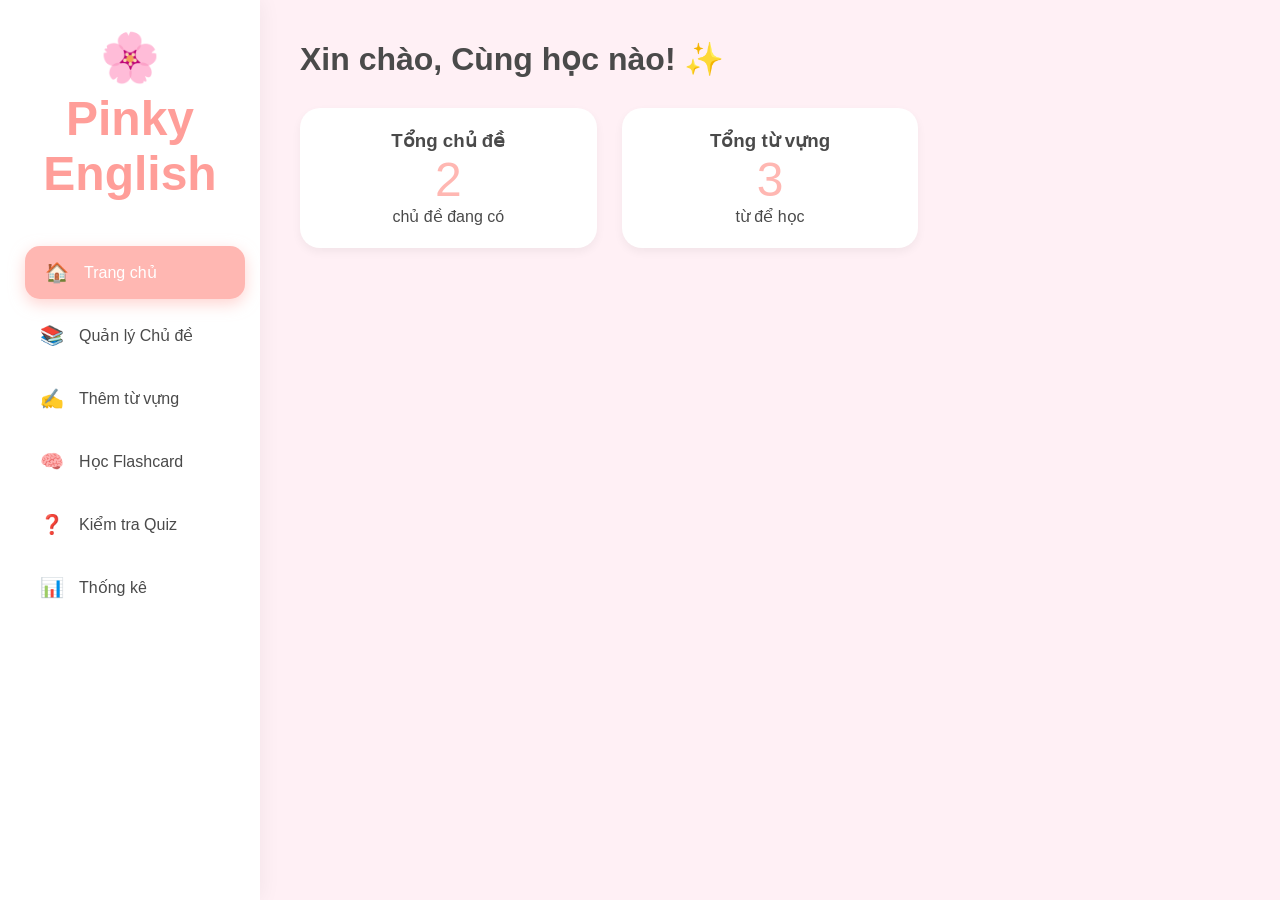
<file: index.html>
<!doctype html>
<html lang="vi">
  <head>
    <meta charset="UTF-8" />
    <meta name="viewport" content="width=device-width, initial-scale=1.0" />
    <title>Pinky English - Trang chủ</title>
    <link rel="stylesheet" href="css/style.css" />
  </head>
  <body>
    <div id="sidebar-container" class="sidebar"></div>
    <!-- Sidebar tự động load -->

    <div class="main-content">
      <h1 class="page-title">Xin chào, Cùng học nào! ✨</h1>

      <div class="grid-container">
        <div class="card" onclick="location.href = 'topics.html'">
          <h3>Tổng chủ đề</h3>
          <p id="total-topics" style="font-size: 3rem; color: var(--primary)">
            0
          </p>
          <p>chủ đề đang có</p>
        </div>
        <div class="card" onclick="location.href = 'study.html'">
          <h3>Tổng từ vựng</h3>
          <p id="total-words" style="font-size: 3rem; color: var(--primary)">
            0
          </p>
          <p>từ để học</p>
        </div>
      </div>
    </div>

    <script src="js/common.js"></script>
    <script src="js/dashboard.js"></script>
  </body>
</html>
</file>
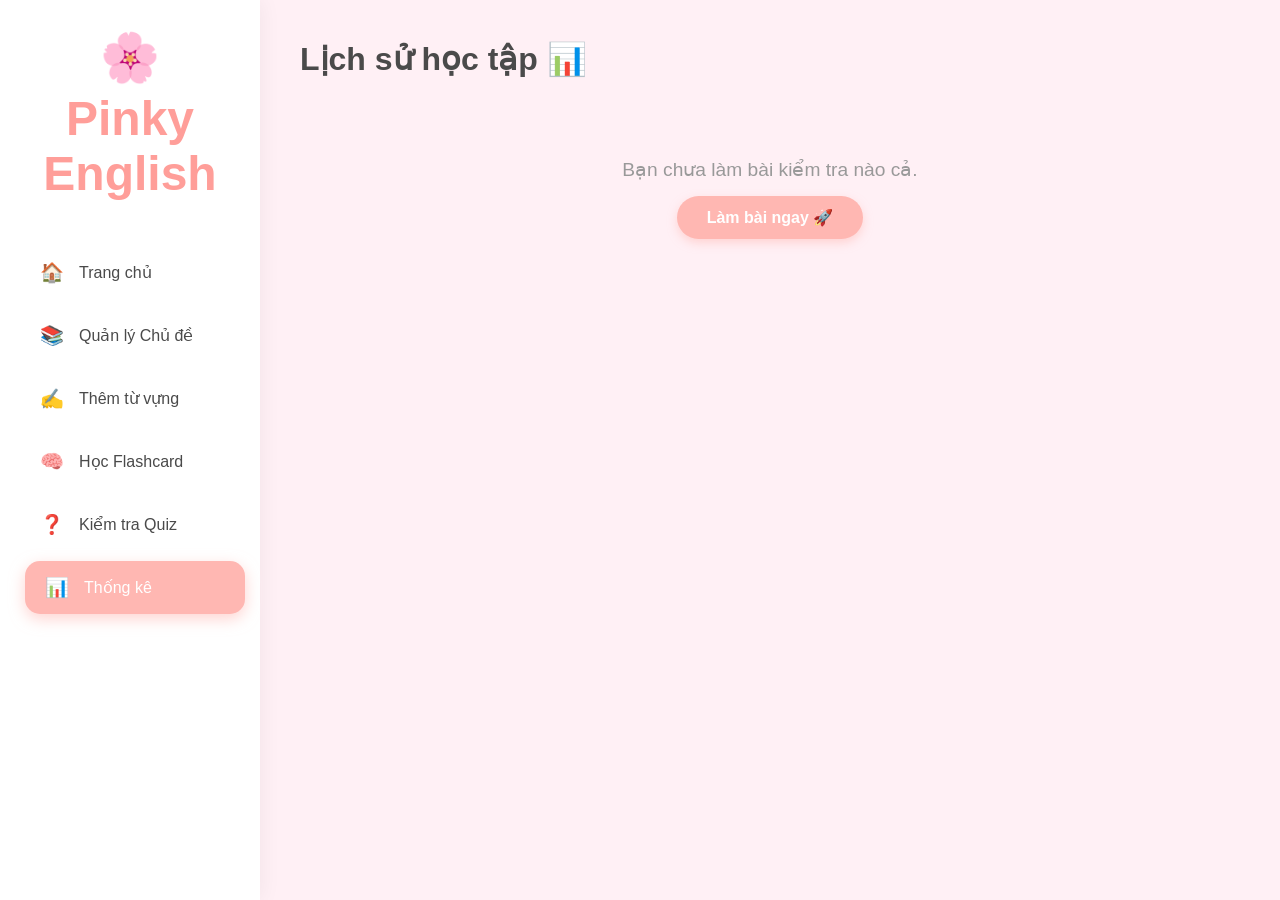
<file: statistics.html>
<!doctype html>
<html lang="vi">
  <head>
    <meta charset="UTF-8" />
    <title>Thống kê & Lịch sử</title>
    <link rel="stylesheet" href="css/style.css" />
  </head>
  <body>
    <div id="sidebar-container" class="sidebar"></div>

    <div class="main-content">
      <h1 class="page-title">Lịch sử học tập 📊</h1>

      <div
        class="grid-container"
        style="grid-template-columns: 1fr; max-width: 800px"
      >
        <div id="history-list">
          <!-- JS render history cards -->
        </div>
      </div>

      <div
        id="empty-history"
        style="text-align: center; color: #999; display: none; margin-top: 50px"
      >
        <p style="font-size: 1.2rem">Bạn chưa làm bài kiểm tra nào cả.</p>
        <button
          class="btn"
          style="margin-top: 15px"
          onclick="location.href = 'quiz.html'"
        >
          Làm bài ngay 🚀
        </button>
      </div>
    </div>

    <script src="js/common.js"></script>
    <script src="js/statistics.js"></script>
  </body>
</html>
</file>
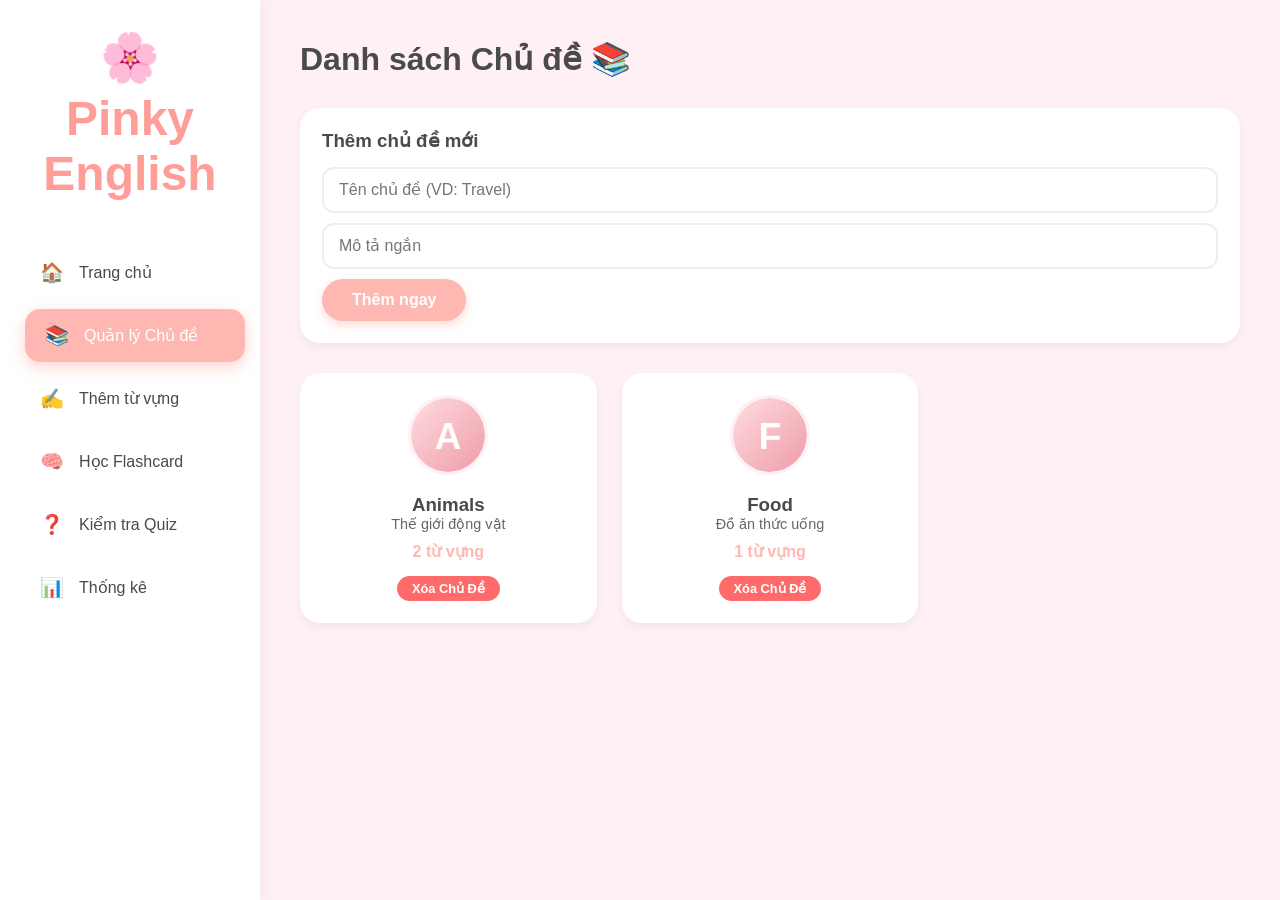
<file: topic-detail.html>
<!doctype html>
<html lang="vi">
  <head>
    <meta charset="UTF-8" />
    <title>Chi tiết Chủ đề</title>
    <link rel="stylesheet" href="css/style.css" />
  </head>
  <body>
    <div id="sidebar-container" class="sidebar"></div>

    <div class="main-content">
      <!-- Header thông tin chủ đề -->
      <div id="topic-header" class="topic-header">
        <!-- JS render info -->
      </div>

      <h2 style="margin-bottom: 20px; color: var(--text-main)">
        Danh sách từ vựng 📝
      </h2>

      <div id="word-list" class="grid-container">
        <!-- JS render words -->
      </div>

      <!-- MODAL SỬA TỪ -->
      <div id="edit-modal" class="modal">
        <div class="modal-content">
          <span class="close-modal" onclick="closeEditModal()">&times;</span>
          <h2>✏️ Chỉnh sửa từ vựng</h2>
          <div class="form-group" style="margin-top: 20px">
            <label>Tiếng Anh:</label>
            <input type="text" id="edit-en" />
          </div>
          <div class="form-group">
            <label>Tiếng Việt:</label>
            <input type="text" id="edit-vn" />
          </div>
          <div class="form-group">
            <label>Đổi Ảnh (Nếu cần):</label>
            <input type="file" id="edit-img" accept="image/*" />
          </div>
          <input type="hidden" id="edit-id" />
          <!-- Lưu ID từ đang sửa -->
          <button class="btn" onclick="saveEditWord()" style="width: 100%">
            Lưu thay đổi
          </button>
        </div>
      </div>
    </div>

    <script src="js/common.js"></script>
    <script src="js/topic-detail.js"></script>
  </body>
</html>
</file>
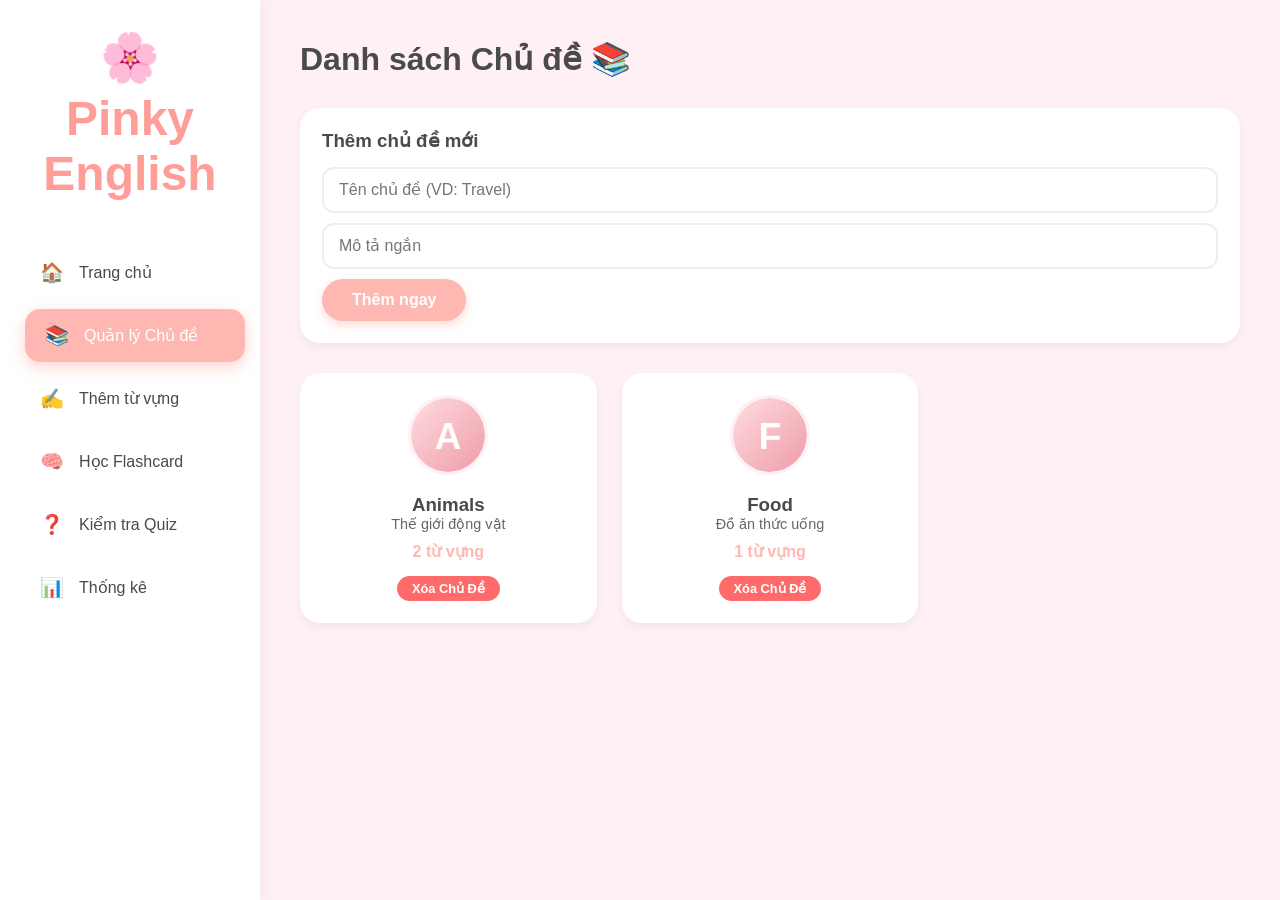
<file: topics.html>
<!doctype html>
<html lang="vi">
  <head>
    <meta charset="UTF-8" />
    <meta name="viewport" content="width=device-width, initial-scale=1.0" />
    <title>Quản lý Chủ đề</title>
    <link rel="stylesheet" href="css/style.css" />
  </head>
  <body>
    <div id="sidebar-container" class="sidebar"></div>

    <div class="main-content">
      <h1 class="page-title">Danh sách Chủ đề 📚</h1>

      <!-- Form thêm chủ đề nhanh -->
      <div class="card" style="margin-bottom: 30px; text-align: left">
        <h3>Thêm chủ đề mới</h3>
        <div
          style="display: flex; gap: 10px; flex-wrap: wrap; margin-top: 15px"
        >
          <input
            type="text"
            id="topic-name"
            placeholder="Tên chủ đề (VD: Travel)"
          />
          <input type="text" id="topic-desc" placeholder="Mô tả ngắn" />
          <button class="btn" onclick="addTopic()">Thêm ngay</button>
        </div>
      </div>

      <div id="topics-list" class="grid-container">
        <!-- JS render -->
      </div>
    </div>

    <script src="js/common.js"></script>
    <script src="js/topics.js"></script>
  </body>
</html>
</file>
<file: css/style.css>
/* css/style.css */
:root {
  --primary: #ffb7b2; /* Hồng chủ đạo */
  --primary-dark: #ff9e99; /* Hồng đậm hơn khi hover */
  --bg-body: #fff0f5; /* Nền hồng phấn nhạt */
  --sidebar-bg: #ffffff; /* Nền sidebar trắng */
  --text-main: #4a4a4a; /* Màu chữ xám đen */
  --text-light: #888;
  --shadow: 0 4px 15px rgba(255, 183, 178, 0.4); /* Bóng hồng */
  --radius: 20px;
}

* {
  box-sizing: border-box;
  margin: 0;
  padding: 0;
  font-family: "Segoe UI", sans-serif;
}

body {
  background-color: var(--bg-body);
  color: var(--text-main);
  display: flex;
  min-height: 100vh;
}

/* --- Sidebar --- */
.sidebar {
  width: 260px;
  background: var(--sidebar-bg);
  padding: 30px 20px;
  height: 100vh;
  position: fixed;
  box-shadow: 2px 0 20px rgba(0, 0, 0, 0.05);
  display: flex;
  flex-direction: column;
  z-index: 100;
}
.brand {
  text-align: center;
  margin-bottom: 40px;
  color: var(--primary-dark);
  font-size: 1.5rem;
  font-weight: bold;
}
.brand span {
  display: block;
  font-size: 3rem;
  margin-bottom: 5px;
} /* Icon */

.nav-item {
  display: flex;
  align-items: center;
  padding: 15px 20px;
  text-decoration: none;
  color: var(--text-main);
  font-weight: 500;
  border-radius: 15px;
  margin-bottom: 10px;
  transition: all 0.3s;
}
.nav-item:hover,
.nav-item.active {
  background-color: var(--primary);
  color: white;
  box-shadow: 0 5px 15px rgba(255, 183, 178, 0.6);
  transform: translateX(5px);
}
.nav-icon {
  margin-right: 15px;
  font-size: 1.2rem;
}

/* --- Main Content --- */
.main-content {
  margin-left: 260px;
  padding: 40px;
  width: 100%;
}
.page-title {
  margin-bottom: 30px;
  color: var(--text-main);
  font-size: 2rem;
}

/* --- Cards & Containers --- */
.grid-container {
  display: grid;
  grid-template-columns: repeat(auto-fill, minmax(220px, 1fr));
  gap: 25px;
}
.card {
  background: white;
  border-radius: var(--radius);
  padding: 20px;
  box-shadow: 0 4px 10px rgba(0, 0, 0, 0.05);
  text-align: center;
  transition: all 0.3s ease;
  border: 2px solid transparent;
  cursor: pointer;
  position: relative;
  overflow: hidden;
}
.card:hover {
  transform: translateY(-5px) scale(1.02);
  box-shadow: var(--shadow);
  border-color: var(--primary);
}

.card-avatar {
  width: 80px;
  height: 80px;
  border-radius: 50%;
  object-fit: cover;
  margin: 0 auto 15px;
  border: 3px solid var(--bg-body);
}

/* --- Forms --- */
.form-group {
  margin-bottom: 20px;
}
label {
  display: block;
  margin-bottom: 8px;
  font-weight: 600;
}
input,
select,
textarea {
  width: 100%;
  padding: 12px 15px;
  border: 2px solid #eee;
  border-radius: 12px;
  outline: none;
  transition: 0.3s;
  font-size: 1rem;
}
input:focus,
select:focus {
  border-color: var(--primary);
}

.btn {
  background: var(--primary);
  color: white;
  border: none;
  padding: 12px 30px;
  border-radius: 30px;
  font-size: 1rem;
  cursor: pointer;
  transition: 0.3s;
  box-shadow: 0 4px 10px rgba(255, 183, 178, 0.5);
  font-weight: 600;
}
.btn:hover {
  background: var(--primary-dark);
  transform: scale(1.05);
}
.btn-outline {
  background: transparent;
  border: 2px solid var(--primary);
  color: var(--primary);
}
.btn-outline:hover {
  background: var(--primary);
  color: white;
}
.btn-danger {
  background: #ff6b6b;
  box-shadow: none;
}

/* --- Flashcard Flip Effect --- */
.flashcard-scene {
  perspective: 1000px;
  width: 100%;
  max-width: 500px;
  height: 350px;
  margin: 0 auto;
}
.flashcard-inner {
  position: relative;
  width: 100%;
  height: 100%;
  text-align: center;
  transition: transform 0.6s;
  transform-style: preserve-3d;
  cursor: pointer;
  border-radius: var(--radius);
  box-shadow: var(--shadow);
}
.flashcard-inner.is-flipped {
  transform: rotateY(180deg);
}
.flashcard-face {
  position: absolute;
  width: 100%;
  height: 100%;
  -webkit-backface-visibility: hidden;
  backface-visibility: hidden;
  display: flex;
  flex-direction: column;
  align-items: center;
  justify-content: center;
  background: white;
  border-radius: var(--radius);
  padding: 20px;
}
.flashcard-back {
  transform: rotateY(180deg);
  background: #fff5f7;
  border: 2px solid var(--primary);
}
.flashcard-img {
  width: 120px;
  height: 120px;
  object-fit: cover;
  margin-bottom: 15px;
  border-radius: 15px;
}

/* --- Responsive --- */
@media (max-width: 768px) {
  .sidebar {
    width: 70px;
    padding: 20px 10px;
  }
  .nav-text,
  .brand span:last-child {
    display: none;
  }
  .main-content {
    margin-left: 70px;
    padding: 20px;
  }
  .grid-container {
    grid-template-columns: 1fr;
  }
  /* --- BỔ SUNG PHASE 2 --- */

  /* 1. Trang Chi tiết Chủ đề */
  .topic-header {
    background: white;
    border-radius: var(--radius);
    padding: 30px;
    display: flex;
    align-items: center;
    gap: 20px;
    margin-bottom: 30px;
    box-shadow: 0 4px 10px rgba(0, 0, 0, 0.05);
  }
  .topic-big-avatar {
    width: 100px;
    height: 100px;
    border-radius: 50%;
    object-fit: cover;
    border: 4px solid var(--bg-body);
  }

  /* 2. Card Từ vựng nhỏ (Word Card) */
  .word-card {
    background: white;
    border-radius: 15px;
    padding: 15px;
    box-shadow: 0 2px 8px rgba(0, 0, 0, 0.05);
    text-align: center;
    position: relative;
    transition: 0.3s;
    border: 1px solid transparent;
  }
  .word-card:hover {
    transform: translateY(-3px);
    border-color: var(--primary);
  }
  .word-img-small {
    width: 60px;
    height: 60px;
    object-fit: cover;
    border-radius: 10px;
    margin-bottom: 10px;
  }
  .word-actions {
    display: flex;
    justify-content: space-around;
    margin-top: 10px;
    padding-top: 10px;
    border-top: 1px dashed #eee;
  }
  .btn-icon {
    background: none;
    border: none;
    cursor: pointer;
    font-size: 1.1rem;
    transition: 0.2s;
    padding: 5px;
    border-radius: 50%;
  }
  .btn-icon:hover {
    background-color: #fce4ec;
  }
  .btn-edit {
    color: #4caf50;
  }
  .btn-del {
    color: #f44336;
  }

  /* 3. Modal Sửa từ (Popup) */
  .modal {
    display: none;
    position: fixed;
    z-index: 1000;
    left: 0;
    top: 0;
    width: 100%;
    height: 100%;
    overflow: auto;
    background-color: rgba(0, 0, 0, 0.5);
    backdrop-filter: blur(2px);
  }
  .modal-content {
    background-color: #fff;
    margin: 10% auto;
    padding: 30px;
    border-radius: var(--radius);
    width: 90%;
    max-width: 500px;
    box-shadow: 0 10px 25px rgba(0, 0, 0, 0.2);
    animation: slideDown 0.3s;
  }
  @keyframes slideDown {
    from {
      transform: translateY(-50px);
      opacity: 0;
    }
    to {
      transform: translateY(0);
      opacity: 1;
    }
  }
  .close-modal {
    float: right;
    font-size: 28px;
    font-weight: bold;
    cursor: pointer;
    color: #aaa;
  }
  .close-modal:hover {
    color: var(--text-main);
  }

  /* 4. Card Lịch sử (Statistics) */
  .history-card {
    background: white;
    border-radius: 15px;
    padding: 20px;
    display: flex;
    align-items: center;
    justify-content: space-between;
    margin-bottom: 15px;
    border-left: 5px solid var(--primary);
    box-shadow: 0 2px 5px rgba(0, 0, 0, 0.05);
    transition: 0.3s;
  }
  .history-card:hover {
    transform: translateX(5px);
  }
  .history-info {
    display: flex;
    align-items: center;
    gap: 15px;
  }
  .history-score {
    font-size: 1.5rem;
    font-weight: bold;
    color: var(--primary);
  }
  .badge {
    background: var(--bg-body);
    padding: 5px 10px;
    border-radius: 10px;
    font-size: 0.8rem;
    color: #666;
  }
}
</file>
